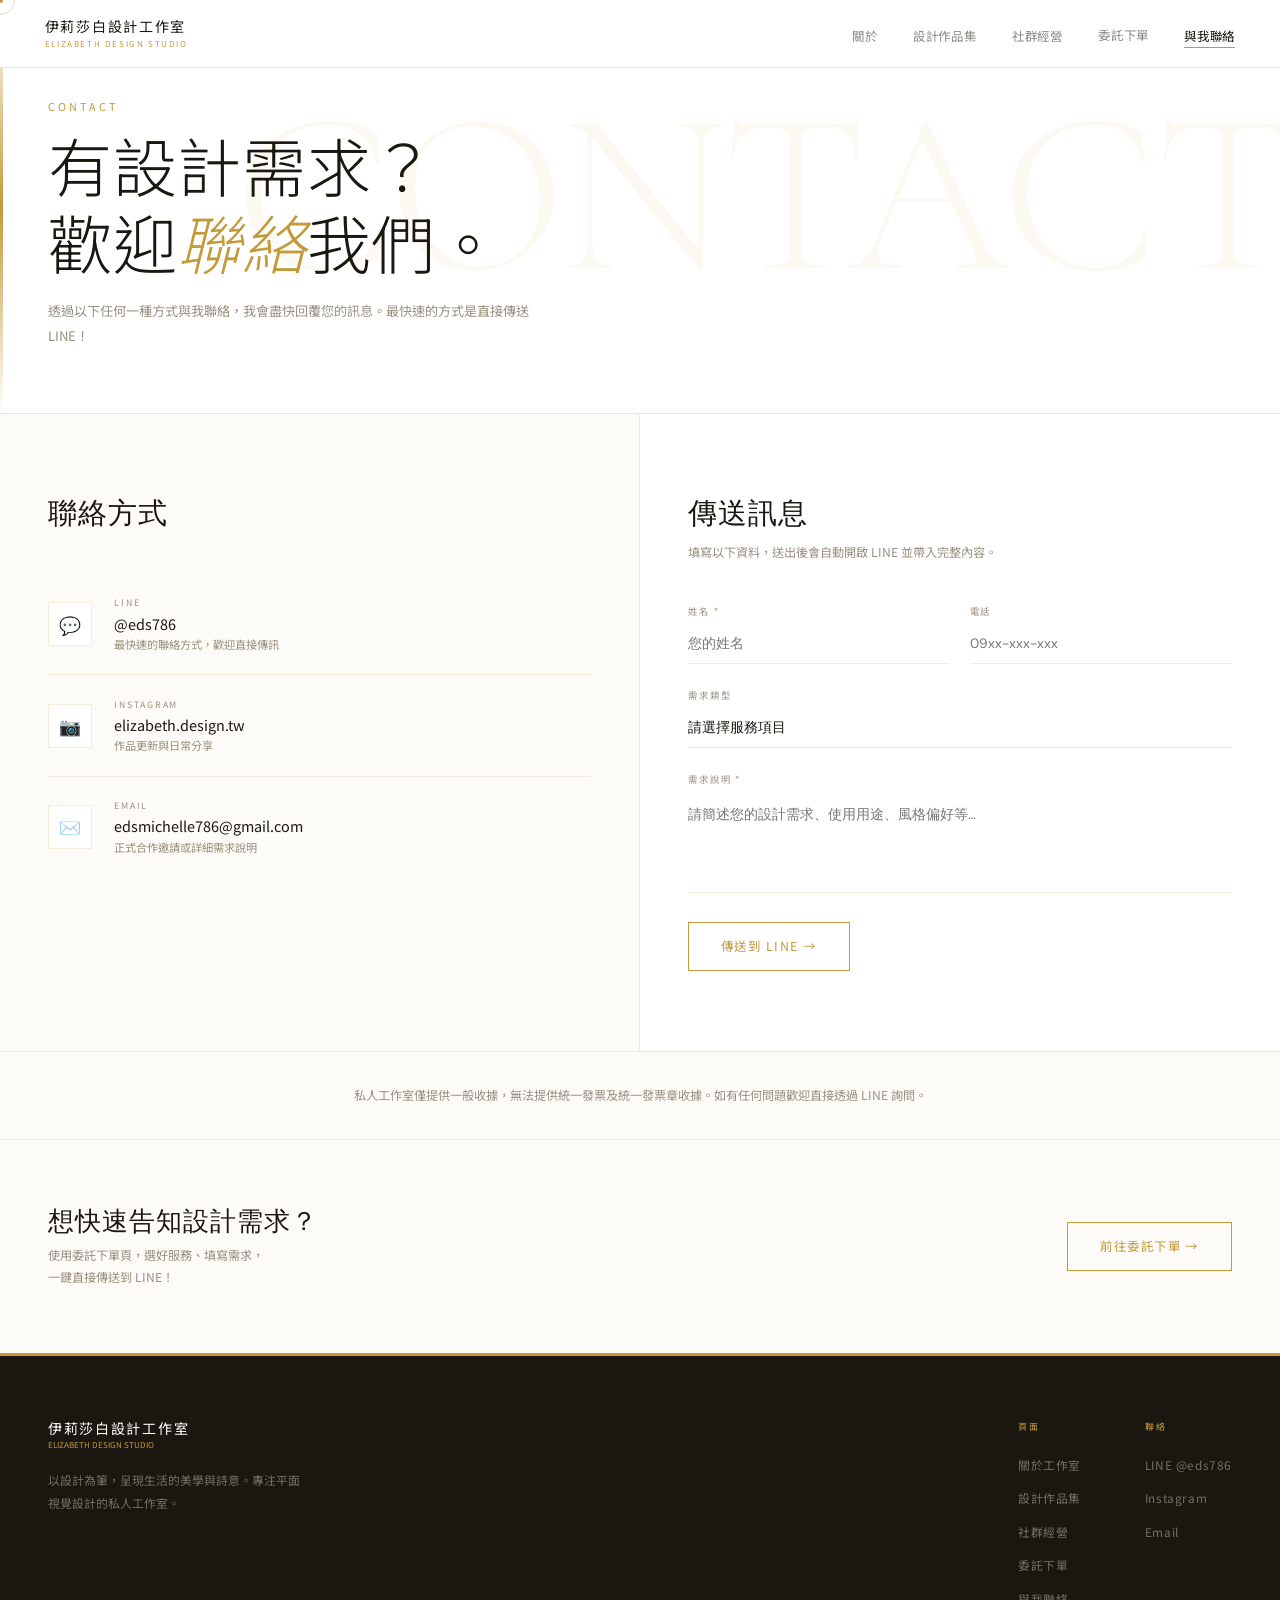
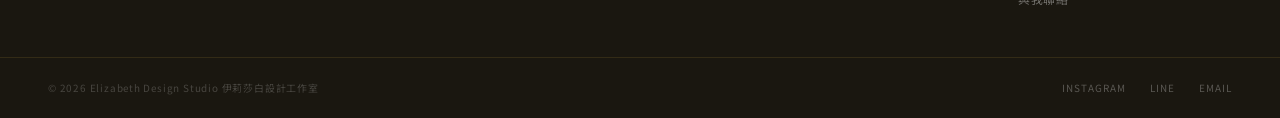
<file: contact.html>
<!DOCTYPE html>
<html lang="zh-TW">
<head>
<meta charset="UTF-8"/><meta name="viewport" content="width=device-width, initial-scale=1.0"/>
<title>與我聯絡 | ESD 伊莉莎白設計工作室</title>
<link rel="stylesheet" href="shared.css"/>
<link href="https://fonts.googleapis.com/css2?family=Noto+Sans+TC:wght@300;400;500&display=swap" rel="stylesheet"/>
<style>
.contact-grid{display:grid;grid-template-columns:1fr 1fr;min-height:calc(100vh - var(--nav-h) - 46vh)}
.contact-channels{padding:5rem 3rem;border-right:1px solid var(--line);background:var(--dust)}
.contact-channels h2{font-family:'Cormorant Garamond',serif;font-size:1.8rem;font-weight:300;letter-spacing:.04em;margin-bottom:2.5rem}
.channel-card{display:flex;align-items:center;gap:1.4rem;padding:1.4rem 0;border-bottom:1px solid var(--line);text-decoration:none;color:var(--ink);transition:padding-left .3s;cursor:none}
.channel-card:last-child{border-bottom:none}
.channel-card:hover{padding-left:.6rem}
.ch-icon{width:44px;height:44px;background:var(--white);border:1px solid var(--line);display:flex;align-items:center;justify-content:center;font-size:1.1rem;flex-shrink:0;transition:background .3s,border-color .3s}
.channel-card:hover .ch-icon{background:var(--gold);border-color:var(--gold)}
.ch-label{font-size:.55rem;letter-spacing:.2em;text-transform:uppercase;color:var(--muted);margin-bottom:.2rem}
.ch-val{font-size:.9rem;font-weight:400}
.ch-desc{font-size:.7rem;color:var(--muted);margin-top:.15rem}
.contact-form-wrap{padding:5rem 3rem;background:var(--white)}
.contact-form-wrap h2{font-family:'Cormorant Garamond',serif;font-size:1.8rem;font-weight:300;letter-spacing:.04em;margin-bottom:.5rem}
.form-sub{font-size:.76rem;color:var(--muted);margin-bottom:2.5rem;line-height:1.8}
.fg{margin-bottom:1.5rem}
.fg label{display:block;font-size:.58rem;letter-spacing:.2em;text-transform:uppercase;color:var(--muted);margin-bottom:.45rem}
.fg input,.fg textarea,.fg select{width:100%;border:none;border-bottom:1.5px solid var(--line);padding:.65rem 0;font-family:'DM Sans',sans-serif;font-size:.85rem;background:none;outline:none;color:var(--ink);transition:border-color .3s;appearance:none}
.fg input:focus,.fg textarea:focus,.fg select:focus{border-color:var(--gold)}
.fg textarea{resize:none;height:100px;line-height:1.7}
.fg-row{display:grid;grid-template-columns:1fr 1fr;gap:1.2rem}
.contact-note{padding:2rem 3rem;background:var(--warm);font-size:.76rem;color:var(--muted);line-height:1.9;text-align:center;border-top:1px solid var(--line)}
.order-cta{display:flex;justify-content:space-between;align-items:center;padding:4rem 3rem;background:var(--dust);border-top:1px solid var(--line)}
.order-cta-text h3{font-family:'Cormorant Garamond',serif;font-size:1.6rem;font-weight:300;letter-spacing:.04em;margin-bottom:.4rem}
.order-cta-text p{font-size:.76rem;color:var(--muted);line-height:1.8}
@media(max-width:900px){.contact-grid{grid-template-columns:1fr}.contact-channels{border-right:none;border-bottom:1px solid var(--line);padding:3.5rem 1.5rem}.contact-form-wrap{padding:3.5rem 1.5rem}.contact-note,.order-cta{padding:2rem 1.5rem}.order-cta{flex-direction:column;gap:2rem;text-align:center}.fg-row{grid-template-columns:1fr}}
</style>
</head>
<body>
<div class="cur" id="cur"><div class="cur-ring" id="curRing"></div><div class="cur-dot" id="curDot"></div></div>
<nav id="nav">
  <a href="index.html" class="nav-logo" id="navLogo"><span class="nav-logo-zh" id="logoZh">伊莉莎白設計工作室</span><span class="nav-logo-en" id="logoEn">Elizabeth Design Studio</span></a>
  <ul class="nav-links">
    <li><a href="index.html">關於</a></li>
    <li><a href="portfolio.html">設計作品集</a></li>
    <li><a href="social.html">社群經營</a></li>
    <li><a href="order.html" class="nav-order">委託下單</a></li>
    <li><a href="contact.html" class="active">與我聯絡</a></li>
  </ul>
</nav>
<div class="page-hero">
  <div class="page-hero-watermark">CONTACT</div>
  <span class="s-label" style="opacity:0;animation:fadeUp .7s var(--ease) .2s forwards">Contact</span>
  <h1>有設計需求？<br>歡迎<em>聯絡</em>我們。</h1>
  <p class="page-hero-sub">透過以下任何一種方式與我聯絡，我會盡快回覆您的訊息。最快速的方式是直接傳送 LINE！</p>
</div>
<div class="contact-grid">
  <div class="contact-channels reveal">
    <h2>聯絡方式</h2>
    <a href="https://lin.ee/ocDYK0A" target="_blank" class="channel-card"><div class="ch-icon">💬</div><div><div class="ch-label">LINE</div><div class="ch-val">@eds786</div><div class="ch-desc">最快速的聯絡方式，歡迎直接傳訊</div></div></a>
    <a href="https://instagram.com/elizabeth.design.tw" target="_blank" class="channel-card"><div class="ch-icon">📷</div><div><div class="ch-label">Instagram</div><div class="ch-val">elizabeth.design.tw</div><div class="ch-desc">作品更新與日常分享</div></div></a>
    <a href="mailto:edsmichelle786@gmail.com" class="channel-card"><div class="ch-icon">✉️</div><div><div class="ch-label">Email</div><div class="ch-val">edsmichelle786@gmail.com</div><div class="ch-desc">正式合作邀請或詳細需求說明</div></div></a>
  </div>
  <div class="contact-form-wrap reveal">
    <h2>傳送訊息</h2>
    <p class="form-sub">填寫以下資料，送出後會自動開啟 LINE 並帶入完整內容。</p>
    <div class="fg-row">
      <div class="fg"><label>姓名 *</label><input type="text" id="c_name" placeholder="您的姓名"/></div>
      <div class="fg"><label>電話</label><input type="tel" id="c_phone" placeholder="09xx-xxx-xxx"/></div>
    </div>
    <div class="fg"><label>需求類型</label>
      <select id="c_service">
        <option value="">請選擇服務項目</option>
        <option>刊物設計</option><option>社群圖片</option>
        <option>DM 海報設計</option><option>廣告 Banner 設計</option>
        <option>商品說明頁設計</option><option>插畫</option>
        <option>LOGO 設計</option><option>其他</option>
      </select>
    </div>
    <div class="fg"><label>需求說明 *</label>
      <textarea id="c_msg" placeholder="請簡述您的設計需求、使用用途、風格偏好等…"></textarea>
    </div>
    <button class="btn btn-dark" id="contactSendBtn">傳送到 LINE →</button>
    <div id="contactToast" style="display:none;margin-top:.8rem;font-size:.76rem;color:var(--gold)"></div>
  </div>
</div>
<div class="contact-note">私人工作室僅提供一般收據，無法提供統一發票及統一發票章收據。如有任何問題歡迎直接透過 LINE 詢問。</div>
<div class="order-cta">
  <div class="order-cta-text reveal"><h3>想快速告知設計需求？</h3><p>使用委託下單頁，選好服務、填寫需求，<br>一鍵直接傳送到 LINE！</p></div>
  <a href="order.html" class="btn btn-dark reveal">前往委託下單 →</a>
</div>
<footer class="site-footer">
  <div class="footer-top">
    <div class="footer-brand"><div class="footer-brand-logo" id="footerZh">伊莉莎白設計工作室</div><span class="footer-brand-en" id="footerEn">Elizabeth Design Studio</span><div class="footer-brand-desc">以設計為筆，呈現生活的美學與詩意。專注平面視覺設計的私人工作室。</div></div>
    <div class="footer-col"><div class="footer-col-title">頁面</div><ul><li><a href="index.html">關於工作室</a></li><li><a href="portfolio.html">設計作品集</a></li><li><a href="social.html">社群經營</a></li><li><a href="order.html">委託下單</a></li><li><a href="contact.html">與我聯絡</a></li></ul></div>
    <div class="footer-col"><div class="footer-col-title">聯絡</div><ul><li><a href="https://lin.ee/ocDYK0A" target="_blank">LINE @eds786</a></li><li><a href="https://instagram.com/elizabeth.design.tw" target="_blank">Instagram</a></li><li><a href="mailto:edsmichelle786@gmail.com">Email</a></li></ul></div>
  </div>
  <div class="footer-bottom"><span class="footer-copy">© 2026 Elizabeth Design Studio 伊莉莎白設計工作室</span><div class="footer-social"><a href="https://instagram.com/elizabeth.design.tw" target="_blank">Instagram</a><a href="https://lin.ee/ocDYK0A" target="_blank">LINE</a><a href="mailto:edsmichelle786@gmail.com">Email</a></div></div>
</footer>
<script>
const cur=document.getElementById('cur'),dot=document.getElementById('curDot'),ring=document.getElementById('curRing');
let mx=0,my=0,rx=0,ry=0;
document.addEventListener('mousemove',e=>{mx=e.clientX;my=e.clientY;dot.style.left=mx+'px';dot.style.top=my+'px'});
(function loop(){rx+=(mx-rx)*.11;ry+=(my-ry)*.11;ring.style.left=rx+'px';ring.style.top=ry+'px';requestAnimationFrame(loop)})();
document.querySelectorAll('a,button,.channel-card').forEach(el=>{el.addEventListener('mouseenter',()=>cur.classList.add('hov'));el.addEventListener('mouseleave',()=>cur.classList.remove('hov'))});
window.addEventListener('load',()=>{const zh=document.getElementById('logoZh'),en=document.getElementById('logoEn');const zhW=zh.getBoundingClientRect().width;en.style.letterSpacing='0px';const enTxt=en.textContent.trim();const enW=en.scrollWidth;if(zhW>enW&&enTxt.length>1){const extra=(zhW-enW)/(enTxt.length-1);en.style.letterSpacing=extra+'px'}const fZh=document.getElementById('footerZh'),fEn=document.getElementById('footerEn');if(fZh&&fEn){fEn.style.letterSpacing='0px';const fZhW=fZh.getBoundingClientRect().width;const fEnTxt=fEn.textContent.trim();const fEnW=fEn.scrollWidth;if(fZhW>fEnW&&fEnTxt.length>1){fEn.style.letterSpacing=((fZhW-fEnW)/(fEnTxt.length-1))+'px'}}});
const obs=new IntersectionObserver(entries=>{entries.forEach((e,i)=>{if(e.isIntersecting){setTimeout(()=>e.target.classList.add('in'),i*100);obs.unobserve(e.target)}});},{threshold:.1});
document.querySelectorAll('.reveal').forEach(el=>obs.observe(el));

/* 傳送到 LINE */
document.getElementById('contactSendBtn').addEventListener('click', async ()=>{
  const name = document.getElementById('c_name').value.trim();
  const phone = document.getElementById('c_phone').value.trim();
  const service = document.getElementById('c_service').value;
  const msg = document.getElementById('c_msg').value.trim();
  const toast = document.getElementById('contactToast');

  if(!name || !msg){
    toast.style.display='block';
    toast.style.color='#c0392b';
    toast.textContent='請填寫姓名與需求說明';
    return;
  }

  const lineMsg =
`💬 ESD 設計諮詢

👤 姓名：${name}
📞 電話：${phone || '未填寫'}
🎨 需求類型：${service || '未指定'}

📝 需求說明：
${msg}

──────────────
請問方便報價嗎？謝謝！`;

  const encoded = encodeURIComponent(lineMsg);
  const isMobile = /iPhone|iPad|iPod|Android/i.test(navigator.userAgent);

  if(isMobile){
    window.location.href = 'line://oaMessage/%40eds786/?' + encoded;
  } else {
    try{
      await navigator.clipboard.writeText(lineMsg);
      toast.style.display='block';
      toast.style.color='var(--gold)';
      toast.textContent='✓ 訊息已複製！開啟 LINE 後請貼上送出';
    } catch(e){}
    setTimeout(()=>window.open('https://lin.ee/ocDYK0A','_blank'), 400);
  }
});
</script>
</body>
</html>
</file>
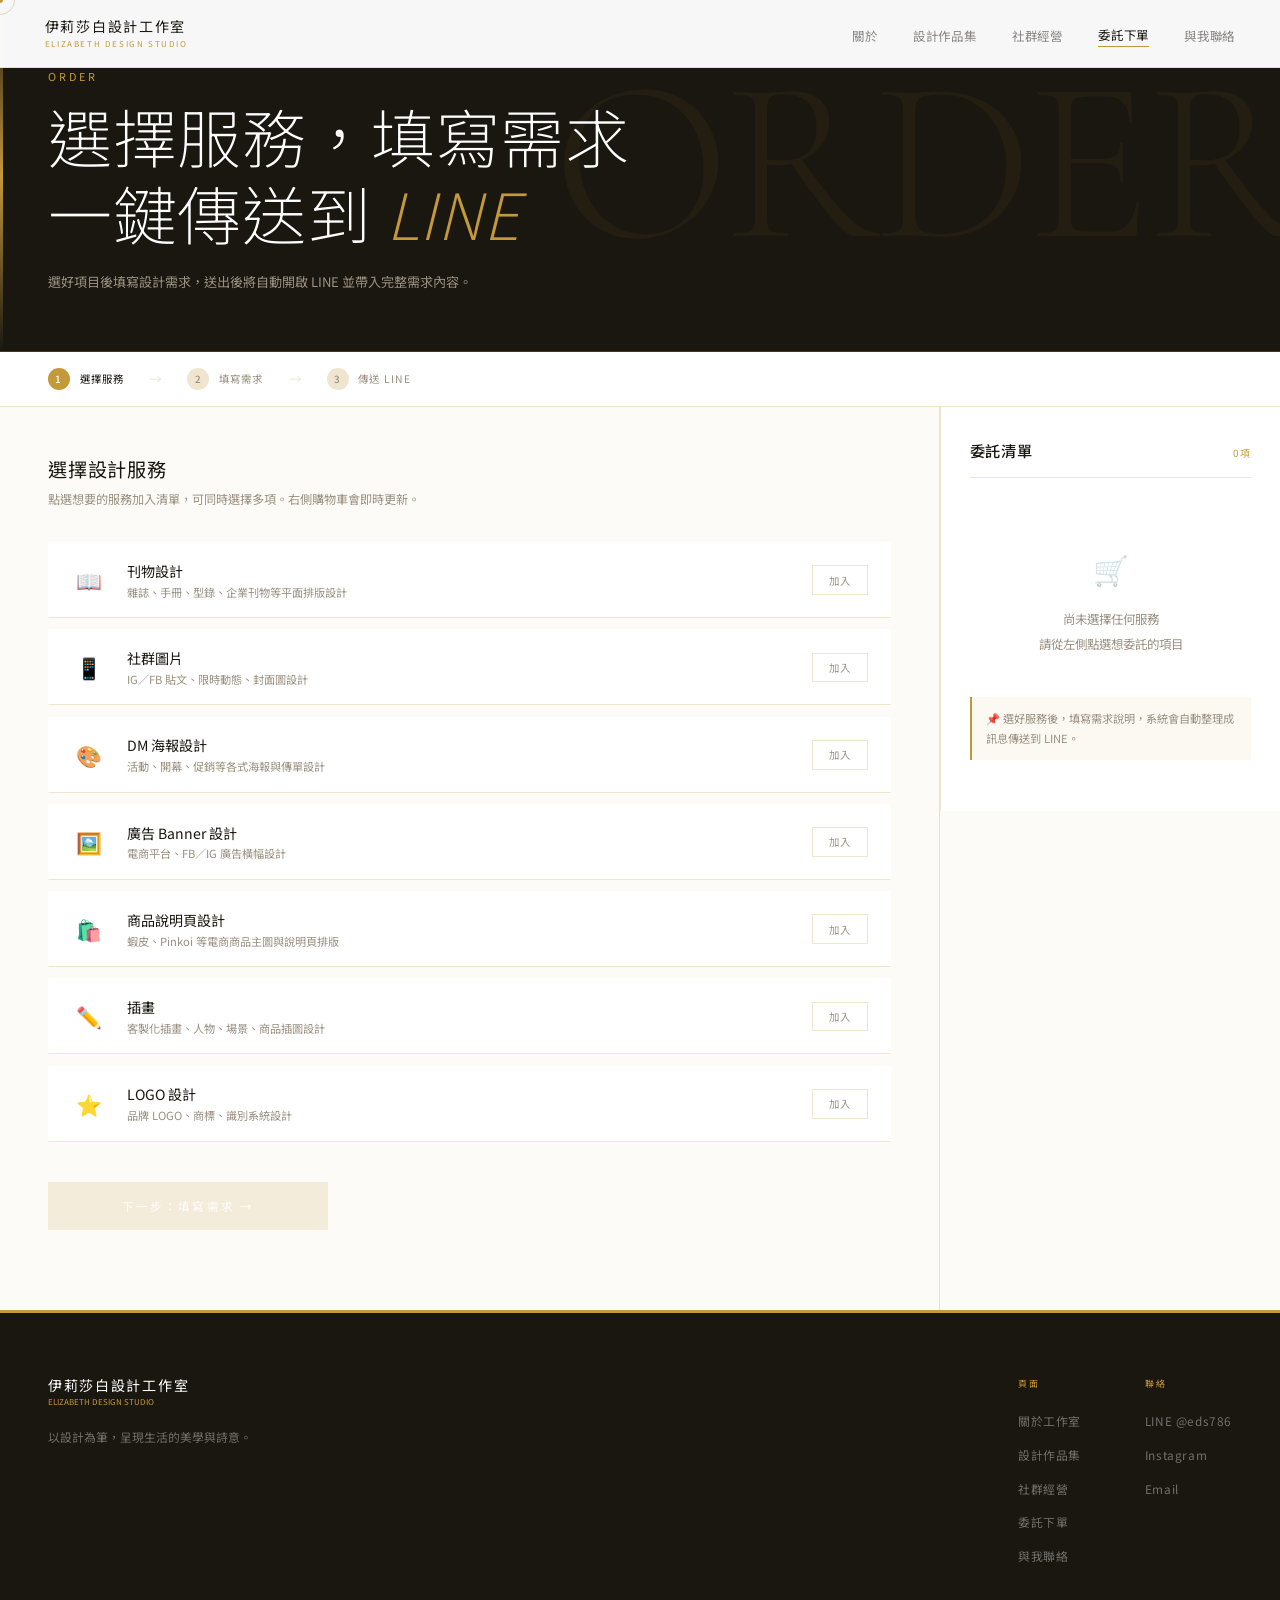
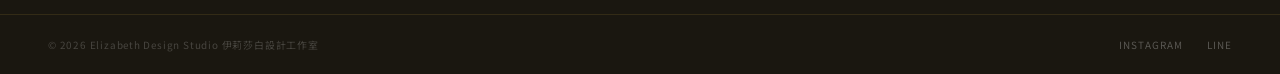
<file: order.html>
<!DOCTYPE html>
<html lang="zh-TW">
<head>
<meta charset="UTF-8"/>
<meta name="viewport" content="width=device-width, initial-scale=1.0"/>
<title>委託下單 | ESD 伊莉莎白設計工作室</title>
<link rel="stylesheet" href="shared.css"/>
<link href="https://fonts.googleapis.com/css2?family=Noto+Sans+TC:wght@300;400;500&display=swap" rel="stylesheet"/>
<style>
/* ── Page Hero ── */
.page-hero{
  min-height:38vh;padding-bottom:3.5rem;
  background:var(--ink);
}
.page-hero h1{color:var(--white);font-weight:200}

/* ── Steps ── */
.steps-bar{
  background:var(--white);border-bottom:1px solid var(--gold-line);
  padding:1rem 3rem;display:flex;align-items:center;gap:0;
}
.step-item{
  display:flex;align-items:center;gap:.6rem;
  font-size:.65rem;letter-spacing:.1em;color:var(--muted);
  padding-right:1.5rem;
}
.step-item::after{content:'→';margin-left:1rem;color:var(--gold-line);font-size:.8rem}
.step-item:last-child::after{display:none}
.step-num{
  width:22px;height:22px;border-radius:50%;
  background:var(--gold-line);color:var(--muted);
  display:flex;align-items:center;justify-content:center;
  font-size:.62rem;font-weight:500;flex-shrink:0;
  transition:background .3s,color .3s;
  font-style:normal;font-family:'Noto Sans TC',sans-serif;
}
.step-item.active .step-num{background:var(--gold);color:var(--white)}
.step-item.active{color:var(--ink)}
.step-item.done .step-num{background:var(--gold-d);color:var(--white)}

/* ── Layout ── */
.order-wrap{
  display:grid;grid-template-columns:1fr 340px;
  align-items:start;
  min-height:60vh;
}
.picker{
  padding:3rem 3rem 5rem;
  border-right:1px solid var(--gold-line);
}
.picker-title{
  font-family:'Noto Sans TC',sans-serif;
  font-size:1.2rem;font-weight:400;letter-spacing:.04em;margin-bottom:.4rem;
}
.picker-sub{font-size:.76rem;color:var(--muted);margin-bottom:2rem;line-height:1.75}

/* ── Service rows — 只有加入按鈕，無數量 ── */
.service-list{display:flex;flex-direction:column;gap:.7rem;margin-bottom:2.5rem}
.service-row{
  display:grid;grid-template-columns:36px 1fr auto;
  align-items:center;gap:1.2rem;
  padding:1.1rem 1.4rem;
  background:var(--white);
  border:1.5px solid transparent;
  border-bottom:1px solid var(--gold-line);
  cursor:none;transition:border-color .25s,background .2s;
}
.service-row:hover{background:rgba(196,153,58,.03);border-color:var(--gold-line)}
.service-row.selected{border-color:var(--gold);background:rgba(196,153,58,.05)}
.service-row-icon{font-size:1.3rem;text-align:center}
.service-row-name{font-size:.88rem;font-weight:400;margin-bottom:.18rem}
.service-row-desc{font-size:.7rem;color:var(--muted)}
.add-btn{
  padding:.4rem 1rem;
  font-size:.65rem;letter-spacing:.1em;
  font-family:'Noto Sans TC',sans-serif;
  border:1.5px solid var(--gold-line);
  background:none;color:var(--muted);
  cursor:none;transition:all .2s;white-space:nowrap;
}
.add-btn:hover,.service-row.selected .add-btn{
  background:var(--gold);border-color:var(--gold);color:var(--white);
}
.service-row.selected .add-btn::before{content:'✓ ';}

/* ── Detail Form ── */
.detail-form{display:none}
.detail-form.visible{display:block}
.form-section-title{
  font-family:'Noto Sans TC',sans-serif;
  font-size:1.2rem;font-weight:400;margin-bottom:.4rem;
}
.form-section-sub{font-size:.76rem;color:var(--muted);margin-bottom:2rem;line-height:1.75}
.fg{margin-bottom:1.4rem}
.fg label{
  display:block;font-size:.6rem;letter-spacing:.18em;
  text-transform:uppercase;color:var(--muted);margin-bottom:.45rem;
}
.fg label .req{color:var(--gold);margin-left:.2rem}
.fg input,.fg textarea,.fg select{
  width:100%;border:none;border-bottom:1.5px solid var(--gold-line);
  padding:.65rem 0;font-family:'Noto Sans TC',sans-serif;font-size:.84rem;
  background:none;outline:none;color:var(--ink);
  transition:border-color .25s;appearance:none;
}
.fg input:focus,.fg textarea:focus,.fg select:focus{border-color:var(--gold)}
.fg textarea{resize:none;height:88px;line-height:1.75}
.fg-row{display:grid;grid-template-columns:1fr 1fr;gap:1.2rem}
.radio-group{display:flex;flex-wrap:wrap;gap:.4rem;margin-top:.3rem}
.radio-opt{
  padding:.35rem .9rem;border:1.5px solid var(--gold-line);
  font-size:.7rem;letter-spacing:.05em;cursor:none;
  transition:all .2s;color:var(--muted);
  font-family:'Noto Sans TC',sans-serif;
}
.radio-opt.on{border-color:var(--gold);background:rgba(196,153,58,.08);color:var(--ink)}

/* ── 動態需求區塊 ── */
.service-spec{
  background:rgba(196,153,58,.05);
  border:1px solid var(--gold-line);
  border-left:3px solid var(--gold);
  padding:1.2rem 1.4rem;
  margin-bottom:1.4rem;
}
.spec-title{
  font-size:.68rem;letter-spacing:.15em;text-transform:uppercase;
  color:var(--gold);margin-bottom:.9rem;font-weight:500;
}
.spec-grid{display:flex;flex-direction:column;gap:.6rem}
.spec-field{width:100%}
.spec-field-full{width:100%}
.spec-field label{font-size:.6rem;letter-spacing:.12em;text-transform:uppercase;color:var(--muted);display:block;margin-bottom:.3rem}
.spec-field input,.spec-field select,.spec-field textarea{
  width:100%;border:none;border-bottom:1px solid var(--gold-line);
  padding:.5rem 0;font-family:'Noto Sans TC',sans-serif;font-size:.84rem;
  background:none;outline:none;color:var(--ink);transition:border-color .25s;appearance:none;
  resize:none;line-height:1.7;
}
.spec-field input:focus,.spec-field select:focus,.spec-field textarea:focus{border-color:var(--gold)}

/* ── Cart ── */
.cart{
  position:sticky;top:68px;
  background:var(--white);
  border-left:1px solid var(--gold-line);
  padding:2rem 1.8rem;
}
.cart-head{
  display:flex;justify-content:space-between;align-items:baseline;
  margin-bottom:1.4rem;padding-bottom:1rem;border-bottom:1px solid var(--gold-line);
}
.cart-head-title{font-size:.95rem;font-weight:500;letter-spacing:.04em}
.cart-count{font-size:.62rem;color:var(--gold);letter-spacing:.1em}
.cart-empty{text-align:center;padding:2.5rem 1rem;color:var(--muted);font-size:.78rem;line-height:2}
.cart-empty-icon{font-size:1.8rem;margin-bottom:.6rem;opacity:.35}
.cart-items{display:flex;flex-direction:column;gap:.6rem;margin-bottom:1.2rem}
.cart-item{
  display:flex;justify-content:space-between;align-items:center;
  padding:.65rem .9rem;background:rgba(196,153,58,.05);gap:.8rem;
}
.cart-item-name{font-size:.8rem;font-weight:400;flex:1}
.cart-item-del{
  background:none;border:none;color:#ccc;font-size:.8rem;
  cursor:none;transition:color .2s;padding:0 .2rem;flex-shrink:0;
}
.cart-item-del:hover{color:#e55}
.cart-note{
  font-size:.7rem;color:var(--muted);line-height:1.8;
  background:rgba(196,153,58,.06);
  border-left:2px solid var(--gold);
  padding:.7rem .9rem;margin-bottom:1.2rem;
}
.submit-btn{
  width:100%;padding:1rem;
  background:var(--gold);color:var(--white);
  border:none;font-family:'Noto Sans TC',sans-serif;
  font-size:.72rem;letter-spacing:.18em;text-transform:uppercase;
  cursor:none;display:flex;align-items:center;justify-content:center;gap:.6rem;
  transition:background .3s;
}
.submit-btn:hover{background:var(--gold-d)}
.submit-btn:disabled{background:var(--gold-line);cursor:not-allowed;opacity:.6}
.line-note{font-size:.62rem;color:var(--muted);text-align:center;margin-top:.7rem;line-height:1.7}

/* ── Toast ── */
.toast{
  position:fixed;bottom:2rem;left:50%;transform:translateX(-50%) translateY(16px);
  background:var(--ink);color:var(--white);
  padding:.9rem 2rem;font-size:.78rem;letter-spacing:.05em;
  opacity:0;transition:all .35s;z-index:1000;pointer-events:none;
  white-space:nowrap;border-bottom:2px solid var(--gold);
  text-align:center;
}
.toast.show{opacity:1;transform:translateX(-50%) translateY(0)}

footer.site-footer{margin-top:0}

@media(max-width:960px){
  .order-wrap{grid-template-columns:1fr}
  .cart{position:static;border-left:none;border-top:1px solid var(--gold-line);padding:2rem 1.5rem}
  .picker{padding:2.5rem 1.5rem 3rem;border-right:none}
  .fg-row{grid-template-columns:1fr}
  .spec-grid{grid-template-columns:1fr}
}
@media(max-width:640px){.steps-bar{padding:.8rem 1.5rem;gap:0;overflow-x:auto}}
</style>
</head>
<body>
<div class="cur" id="cur"><div class="cur-ring" id="curRing"></div><div class="cur-dot" id="curDot"></div></div>

<nav id="nav">
  <a href="index.html" class="nav-logo" id="navLogo">
    <span class="nav-logo-zh" id="logoZh">伊莉莎白設計工作室</span>
    <span class="nav-logo-en" id="logoEn">Elizabeth Design Studio</span>
  </a>
  <ul class="nav-links">
    <li><a href="index.html">關於</a></li>
    <li><a href="portfolio.html">設計作品集</a></li>
    <li><a href="social.html">社群經營</a></li>
    <li><a href="order.html" class="nav-order active">委託下單</a></li>
    <li><a href="contact.html">與我聯絡</a></li>
  </ul>
</nav>

<div class="page-hero">
  <div class="page-hero-watermark">ORDER</div>
  <span class="s-label" style="opacity:0;animation:fadeUp .7s var(--ease) .2s forwards">Order</span>
  <h1>選擇服務，填寫需求<br>一鍵傳送到 <em>LINE</em></h1>
  <p class="page-hero-sub">選好項目後填寫設計需求，送出後將自動開啟 LINE 並帶入完整需求內容。</p>
</div>

<div class="steps-bar">
  <div class="step-item active" id="step1"><span class="step-num">1</span>選擇服務</div>
  <div class="step-item" id="step2"><span class="step-num">2</span>填寫需求</div>
  <div class="step-item" id="step3"><span class="step-num">3</span>傳送 LINE</div>
</div>

<div class="order-wrap">

  <!-- Left -->
  <div class="picker" id="pickerPanel">

    <!-- STEP 1 -->
    <div id="servicePanel">
      <h2 class="picker-title">選擇設計服務</h2>
      <p class="picker-sub">點選想要的服務加入清單，可同時選擇多項。右側購物車會即時更新。</p>

      <div class="service-list">
        <div class="service-row" data-id="publication" data-name="刊物設計">
          <div class="service-row-icon">📖</div>
          <div><div class="service-row-name">刊物設計</div><div class="service-row-desc">雜誌、手冊、型錄、企業刊物等平面排版設計</div></div>
          <button class="add-btn" data-id="publication">加入</button>
        </div>
        <div class="service-row" data-id="social" data-name="社群圖片">
          <div class="service-row-icon">📱</div>
          <div><div class="service-row-name">社群圖片</div><div class="service-row-desc">IG／FB 貼文、限時動態、封面圖設計</div></div>
          <button class="add-btn" data-id="social">加入</button>
        </div>
        <div class="service-row" data-id="poster" data-name="DM 海報設計">
          <div class="service-row-icon">🎨</div>
          <div><div class="service-row-name">DM 海報設計</div><div class="service-row-desc">活動、開幕、促銷等各式海報與傳單設計</div></div>
          <button class="add-btn" data-id="poster">加入</button>
        </div>
        <div class="service-row" data-id="banner" data-name="廣告 Banner 設計">
          <div class="service-row-icon">🖼️</div>
          <div><div class="service-row-name">廣告 Banner 設計</div><div class="service-row-desc">電商平台、FB／IG 廣告橫幅設計</div></div>
          <button class="add-btn" data-id="banner">加入</button>
        </div>
        <div class="service-row" data-id="product" data-name="商品說明頁設計">
          <div class="service-row-icon">🛍️</div>
          <div><div class="service-row-name">商品說明頁設計</div><div class="service-row-desc">蝦皮、Pinkoi 等電商商品主圖與說明頁排版</div></div>
          <button class="add-btn" data-id="product">加入</button>
        </div>
        <div class="service-row" data-id="illustration" data-name="插畫">
          <div class="service-row-icon">✏️</div>
          <div><div class="service-row-name">插畫</div><div class="service-row-desc">客製化插畫、人物、場景、商品插圖設計</div></div>
          <button class="add-btn" data-id="illustration">加入</button>
        </div>
        <div class="service-row" data-id="logo" data-name="LOGO 設計">
          <div class="service-row-icon">⭐</div>
          <div><div class="service-row-name">LOGO 設計</div><div class="service-row-desc">品牌 LOGO、商標、識別系統設計</div></div>
          <button class="add-btn" data-id="logo">加入</button>
        </div>
      </div>

      <button class="submit-btn" id="toDetailBtn" disabled style="max-width:280px">
        下一步：填寫需求 →
      </button>
    </div>

    <!-- STEP 2 -->
    <div id="detailPanel" class="detail-form">
      <h2 class="form-section-title">填寫設計需求</h2>
      <p class="form-section-sub">標示 <span style="color:var(--gold)">*</span> 為必填，請盡量填寫詳細，讓我可以更快速報價。</p>

      <!-- 通用基本資訊 -->
      <div class="fg-row">
        <div class="fg">
          <label>聯絡人姓名<span class="req">*</span></label>
          <input type="text" id="f_name" placeholder="您的姓名"/>
        </div>
        <div class="fg">
          <label>電話<span class="req">*</span></label>
          <input type="tel" id="f_contact" placeholder="09xx-xxx-xxx"/>
        </div>
      </div>

      <div class="fg-row">
        <div class="fg">
          <label>品牌名稱<span class="req">*</span></label>
          <input type="text" id="f_brand" placeholder="品牌或公司名稱"/>
        </div>
        <div class="fg">
          <label>行業別<span class="req">*</span></label>
          <input type="text" id="f_industry" placeholder="例如：餐飲、美妝、教育、電商"/>
        </div>
      </div>

      <!-- 各服務動態需求欄位 -->
      <div id="specBlocks"></div>

      <!-- 完成日期 / 預算 -->
      <div class="fg-row">
        <div class="fg">
          <label>希望完成日期</label>
          <select id="f_date">
            <option value="無限制">無限制</option>
            <option value="1週內">1 週內</option>
            <option value="2週內">2 週內</option>
            <option value="1個月內">1 個月內</option>
            <option value="2個月內">2 個月內</option>
            <option value="請報價後討論">請報價後討論</option>
          </select>
        </div>
        <div class="fg">
          <label>預算範圍</label>
          <select id="f_budget">
            <option value="不確定，請報價">不確定，請報價</option>
            <option value="$500 以下">$500 以下</option>
            <option value="$500–$1,500">$500–$1,500</option>
            <option value="$1,500–$3,000">$1,500–$3,000</option>
            <option value="$3,000–$5,000">$3,000–$5,000</option>
            <option value="$5,000 以上">$5,000 以上</option>
          </select>
        </div>
      </div>

      <div class="fg">
        <label>其他需求說明</label>
        <textarea id="f_desc" placeholder="其他補充說明、特殊需求等…"></textarea>
      </div>

      <div style="display:flex;gap:.8rem;margin-top:.5rem">
        <button class="submit-btn" id="backBtn"
          style="background:none;border:1.5px solid var(--gold-line);color:var(--ink);flex:0 0 auto;width:auto;padding:.9rem 1.4rem">
          ← 返回
        </button>
        <button class="submit-btn" id="sendLineBtn" style="flex:1">
          傳送到 LINE
          <svg width="18" height="18" viewBox="0 0 24 24" fill="white">
            <path d="M19.365 9.863c.349 0 .63.285.63.631 0 .345-.281.63-.63.63H17.61v1.125h1.755c.349 0 .63.283.63.63 0 .344-.281.629-.63.629h-2.386c-.345 0-.627-.285-.627-.629V8.108c0-.345.282-.63.63-.63h2.386c.346 0 .627.285.627.63 0 .349-.281.63-.63.63H17.61v1.125h1.755zm-3.855 3.016c0 .27-.174.51-.432.596-.064.021-.133.031-.199.031-.211 0-.391-.09-.51-.25l-2.443-3.317v2.94c0 .344-.279.629-.631.629-.346 0-.626-.285-.626-.629V8.108c0-.27.173-.51.43-.595.06-.023.136-.033.194-.033.195 0 .375.104.495.254l2.462 3.33V8.108c0-.345.282-.63.63-.63.345 0 .63.285.63.63v4.771zm-5.741 0c0 .344-.282.629-.631.629-.345 0-.627-.285-.627-.629V8.108c0-.345.282-.63.63-.63.346 0 .628.285.628.63v4.771zm-2.466.629H4.917c-.345 0-.63-.285-.63-.629V8.108c0-.345.285-.63.63-.63.348 0 .63.285.63.63v4.141h1.756c.348 0 .629.283.629.63 0 .344-.281.629-.629.629M24 10.314C24 4.943 18.615.572 12 .572S0 4.943 0 10.314c0 4.811 4.27 8.842 10.035 9.608.391.082.923.258 1.058.59.12.301.079.766.038 1.08l-.164 1.02c-.045.301-.24 1.186 1.049.645 1.291-.539 6.916-4.078 9.436-6.975C23.176 14.393 24 12.458 24 10.314"/>
          </svg>
        </button>
      </div>
    </div>

  </div>

  <!-- Right: Cart -->
  <div class="cart">
    <div class="cart-head">
      <span class="cart-head-title">委託清單</span>
      <span class="cart-count" id="cartCount">0 項</span>
    </div>
    <div id="cartEmpty" class="cart-empty">
      <div class="cart-empty-icon">🛒</div>
      尚未選擇任何服務<br>請從左側點選想委託的項目
    </div>
    <div id="cartItems" class="cart-items" style="display:none"></div>
    <div class="cart-note">
      📌 選好服務後，填寫需求說明，系統會自動整理成訊息傳送到 LINE。
    </div>
  </div>

</div>

<div class="toast" id="toast"></div>

<footer class="site-footer">
  <div class="footer-top">
    <div class="footer-brand">
      <div class="footer-brand-logo" id="footerZh">伊莉莎白設計工作室</div>
      <span class="footer-brand-en" id="footerEn">Elizabeth Design Studio</span>
      <div class="footer-brand-desc">以設計為筆，呈現生活的美學與詩意。</div>
    </div>
    <div class="footer-col">
      <div class="footer-col-title">頁面</div>
      <ul>
        <li><a href="index.html">關於工作室</a></li>
        <li><a href="portfolio.html">設計作品集</a></li>
        <li><a href="social.html">社群經營</a></li>
        <li><a href="order.html">委託下單</a></li>
        <li><a href="contact.html">與我聯絡</a></li>
      </ul>
    </div>
    <div class="footer-col">
      <div class="footer-col-title">聯絡</div>
      <ul>
        <li><a href="https://lin.ee/ocDYK0A" target="_blank">LINE @eds786</a></li>
        <li><a href="https://instagram.com/elizabeth.design.tw" target="_blank">Instagram</a></li>
        <li><a href="mailto:edsmichelle786@gmail.com">Email</a></li>
      </ul>
    </div>
  </div>
  <div class="footer-bottom">
    <span class="footer-copy">© 2026 Elizabeth Design Studio 伊莉莎白設計工作室</span>
    <div class="footer-social">
      <a href="https://instagram.com/elizabeth.design.tw" target="_blank">Instagram</a>
      <a href="https://lin.ee/ocDYK0A" target="_blank">LINE</a>
    </div>
  </div>
</footer>

<script>
/* ── Cursor ── */
const cur=document.getElementById('cur'),dot=document.getElementById('curDot'),ring=document.getElementById('curRing');
let mx=0,my=0,rx=0,ry=0;
document.addEventListener('mousemove',e=>{mx=e.clientX;my=e.clientY;dot.style.left=mx+'px';dot.style.top=my+'px'});
(function loop(){rx+=(mx-rx)*.11;ry+=(my-ry)*.11;ring.style.left=rx+'px';ring.style.top=ry+'px';requestAnimationFrame(loop)})();
document.querySelectorAll('a,button,.service-row,.radio-opt').forEach(el=>{
  el.addEventListener('mouseenter',()=>cur.classList.add('hov'));
  el.addEventListener('mouseleave',()=>cur.classList.remove('hov'));
});

/* ── Logo EN = ZH width ── */
window.addEventListener('load',()=>{
  const zh=document.getElementById('logoZh'),en=document.getElementById('logoEn');
  const zhW=zh.getBoundingClientRect().width;
  en.style.letterSpacing='0px';
  const enW=en.scrollWidth;
  if(enW<zhW&&en.textContent.length>1) en.style.letterSpacing=((zhW-enW)/(en.textContent.length-1))+'px';
});

/* ── Cart ── */
const cart=new Set();

const serviceNames={
  publication:'刊物設計',social:'社群圖片',poster:'DM 海報設計',
  banner:'廣告 Banner 設計',product:'商品說明頁設計',illustration:'插畫',logo:'LOGO 設計'
};

/* 各服務的動態詢問欄位 */
const serviceSpecs={
  publication:{
    label:'刊物設計',
    fields:[
      {id:'pub_type',    label:'刊物類型',         req:true,  type:'input', placeholder:'例如：企業年報、品牌手冊、菜單、雜誌'},
      {id:'pub_pages',   label:'預計總頁數',        req:true,  type:'input', placeholder:'例如：12頁、24頁'},
      {id:'pub_output',  label:'輸出需求',         req:false, type:'select', options:['僅需電子檔','需協助發包印刷','兩者都需要']},
      {id:'pub_size',    label:'成品尺寸與裝訂方式', req:false, type:'input', placeholder:'例如：A4、左翻/右翻、騎馬釘/膠裝'},
      {id:'pub_material',label:'素材提供狀況',      req:true,  type:'select', options:['已有文案與高解析度照片','只有文案，需協助選圖','兩者皆無，需全程協助']},
      {id:'pub_style',   label:'風格偏好關鍵字',    req:false, type:'input', placeholder:'例如：簡約、日系、美式復古、高質感'},
      {id:'pub_ref',     label:'參考範例連結',      req:false, type:'input', placeholder:'Pinterest、IG 或其他連結'},
    ]
  },
  social:{
    label:'社群圖片',
    fields:[
      {id:'soc_platform',label:'發布平台',     req:true,  type:'input', placeholder:'例如：FB、IG Post/Story、LINE 官方帳號'},
      {id:'soc_qty',     label:'需求張數',     req:true,  type:'input', placeholder:'例如：單張 / 系列 6 張'},
      {id:'soc_material',label:'素材提供狀況', req:true,  type:'select', options:['已有文案與高解析度照片','只有文案，需協助選圖','兩者皆無，需全程協助']},
      {id:'soc_style',   label:'風格偏好關鍵字',req:false,type:'input', placeholder:'例如：簡約、日系、美式復古、高質感'},
      {id:'soc_ref',     label:'參考範例連結', req:false, type:'input', placeholder:'Pinterest、IG 或其他連結'},
    ]
  },
  poster:{
    label:'DM 海報設計',
    fields:[
      {id:'pos_size',    label:'設計尺寸',     req:true,  type:'input', placeholder:'例如：A4、A3、全開'},
      {id:'pos_side',    label:'單/雙面設計',  req:true,  type:'select', options:['單面海報','雙面 DM']},
      {id:'pos_material',label:'素材提供狀況', req:true,  type:'select', options:['已有文案與高解析度照片','只有文案，需協助選圖','兩者皆無，需全程協助']},
      {id:'pos_style',   label:'風格偏好關鍵字',req:false,type:'input', placeholder:'例如：簡約、日系、美式復古、高質感'},
      {id:'pos_ref',     label:'參考範例連結', req:false, type:'input', placeholder:'Pinterest、IG 或其他連結'},
    ]
  },
  banner:{
    label:'廣告 Banner 設計',
    fields:[
      {id:'ban_platform',label:'投放平台',         req:true,  type:'input', placeholder:'例如：Google GDN、FB 廣告、LAP、官網首頁'},
      {id:'ban_size',    label:'所需尺寸規格',      req:true,  type:'input', placeholder:'例如：1200x628px、1080x1080px'},
      {id:'ban_motion',  label:'動態要求',         req:true,  type:'select', options:['靜態圖','GIF 動態','兩者都需要']},
      {id:'ban_cta',     label:'行動呼籲 (CTA)',   req:false, type:'input', placeholder:'例如：立即購買、了解更多、限時優惠'},
      {id:'ban_material',label:'素材提供狀況',      req:true,  type:'select', options:['已有文案與高解析度照片','只有文案，需協助選圖','兩者皆無，需全程協助']},
      {id:'ban_style',   label:'風格偏好關鍵字',    req:false, type:'input', placeholder:'例如：簡約、日系、美式復古、高質感'},
      {id:'ban_ref',     label:'參考範例連結',      req:false, type:'input', placeholder:'Pinterest、IG 或其他連結'},
    ]
  },
  product:{
    label:'商品說明頁設計',
    fields:[
      {id:'prd_platform',label:'上架平台',         req:true,  type:'input', placeholder:'例如：蝦皮、Momo、品牌官網一頁商店'},
      {id:'prd_usp',     label:'產品賣點 (USP)',   req:true,  type:'textarea', placeholder:'請條列 3-5 個必須強調的功能或特色'},
      {id:'prd_img',     label:'素材完備度（圖片）', req:true,  type:'select', options:['有產品去背圖與情境圖','只有商品原圖','尚無任何素材']},
      {id:'prd_copy',    label:'文案完備度',        req:true,  type:'select', options:['文案已完稿','需設計師協助潤飾','需全程撰寫']},
      {id:'prd_length',  label:'頁面長度預期',      req:false, type:'select', options:['長圖式詳解','短捷精鍊排版','不確定，聽設計師建議']},
      {id:'prd_style',   label:'風格偏好關鍵字',    req:false, type:'input', placeholder:'例如：簡約、日系、美式復古、高質感'},
      {id:'prd_ref',     label:'參考範例連結',      req:false, type:'input', placeholder:'Pinterest、IG 或其他連結'},
    ]
  },
  illustration:{
    label:'插畫委託',
    fields:[
      {id:'ill_usage',   label:'插畫用途',     req:true,  type:'input', placeholder:'例如：網站首頁配圖、產品包裝、角色IP設計'},
      {id:'ill_license', label:'授權範圍',     req:true,  type:'select', options:['個人收藏','商業使用','買斷所有權']},
      {id:'ill_color',   label:'配色限制',     req:true,  type:'input', placeholder:'是否有品牌標準色或禁忌色？'},
      {id:'ill_detail',  label:'完稿細緻度',   req:true,  type:'select', options:['簡約線條','厚塗風格','扁平化設計','不確定，請建議']},
      {id:'ill_style',   label:'風格偏好關鍵字',req:false,type:'input', placeholder:'例如：簡約、日系、美式復古、高質感'},
      {id:'ill_ref',     label:'參考範例連結', req:false, type:'input', placeholder:'Pinterest、IG 或其他連結'},
    ]
  },
  logo:{
    label:'Logo 設計',
    fields:[
      {id:'logo_type',   label:'標準字要求',   req:true,  type:'select', options:['純圖像','純文字','圖文組合標誌']},
      {id:'logo_story',  label:'品牌理念/故事', req:true,  type:'textarea', placeholder:'希望 Logo 傳達出什麼樣的精神？'},
      {id:'logo_usage',  label:'應用情境',     req:true,  type:'input', placeholder:'例如：名片、招牌、App Icon'},
      {id:'logo_name',   label:'中英文名稱需求', req:true, type:'select', options:['僅中文','僅英文','中英文都需要']},
      {id:'logo_style',  label:'風格偏好關鍵字',req:false,type:'input', placeholder:'例如：簡約、日系、美式復古、高質感'},
      {id:'logo_ref',    label:'參考範例連結', req:false, type:'input', placeholder:'Pinterest、IG 或其他連結'},
    ]
  },
};

function renderCartUI(){
  const total=cart.size;
  document.getElementById('cartCount').textContent=total+'項';
  const emptyEl=document.getElementById('cartEmpty');
  const itemsEl=document.getElementById('cartItems');
  emptyEl.style.display=total===0?'block':'none';
  itemsEl.style.display=total===0?'none':'flex';
  itemsEl.innerHTML='';
  cart.forEach(id=>{
    const div=document.createElement('div');
    div.className='cart-item';
    div.innerHTML=`<span class="cart-item-name">${serviceNames[id]}</span><button class="cart-item-del" data-id="${id}">✕</button>`;
    itemsEl.appendChild(div);
  });
  itemsEl.querySelectorAll('.cart-item-del').forEach(btn=>{
    btn.addEventListener('click',()=>{
      const id=btn.dataset.id;
      cart.delete(id);
      document.querySelector(`.service-row[data-id="${id}"]`).classList.remove('selected');
      renderCartUI();
      updateNextBtn();
      renderSpecBlocks();
    });
  });
  document.getElementById('toDetailBtn').disabled=total===0;
}

function updateNextBtn(){
  document.getElementById('toDetailBtn').disabled=cart.size===0;
}

/* 動態需求欄位 */
function renderSpecBlocks(){
  const container=document.getElementById('specBlocks');
  container.innerHTML='';
  cart.forEach(id=>{
    if(!serviceSpecs[id]) return;
    const spec=serviceSpecs[id];
    const block=document.createElement('div');
    block.className='service-spec';
    block.innerHTML=`<div class="spec-title">${spec.label} — 詳細需求</div>${
      spec.fields.map(f=>`
        <div class="spec-field spec-field-full">
          <label>${f.label}${f.req?'<span class="req">*</span>':''}</label>
          ${f.type==='select'
            ?`<select id="${f.id}">${f.options.map(o=>`<option>${o}</option>`).join('')}</select>`
            :f.type==='textarea'
            ?`<textarea id="${f.id}" placeholder="${f.placeholder||''}" rows="3"></textarea>`
            :`<input type="text" id="${f.id}" placeholder="${f.placeholder||''}"/>`
          }
        </div>
      `).join('')
    }`;
    container.appendChild(block);
  });
}

/* Add buttons */
document.querySelectorAll('.add-btn').forEach(btn=>{
  btn.addEventListener('click',()=>{
    const id=btn.dataset.id;
    const row=document.querySelector(`.service-row[data-id="${id}"]`);
    if(cart.has(id)){
      cart.delete(id);
      row.classList.remove('selected');
      showToast('已移除');
    } else {
      cart.add(id);
      row.classList.add('selected');
      showToast('已加入清單 ✓');
    }
    renderCartUI();
    renderSpecBlocks();
  });
});

/* Style radio */
document.querySelectorAll('#styleGroup .radio-opt').forEach(opt=>{
  opt.addEventListener('click',()=>{
    document.querySelectorAll('#styleGroup .radio-opt').forEach(o=>o.classList.remove('on'));
    opt.classList.add('on');
  });
});

/* Step nav */
function setStep(n){
  document.querySelectorAll('.step-item').forEach((el,i)=>{
    el.classList.remove('active','done');
    if(i+1<n) el.classList.add('done');
    if(i+1===n) el.classList.add('active');
  });
}

document.getElementById('toDetailBtn').addEventListener('click',()=>{
  if(cart.size===0) return;
  renderSpecBlocks();
  document.getElementById('servicePanel').style.display='none';
  document.getElementById('detailPanel').classList.add('visible');
  setStep(2);
  window.scrollTo({top:document.getElementById('pickerPanel').offsetTop-80,behavior:'smooth'});
});

document.getElementById('backBtn').addEventListener('click',()=>{
  document.getElementById('detailPanel').classList.remove('visible');
  document.getElementById('servicePanel').style.display='block';
  setStep(1);
});

/* Send to LINE */
document.getElementById('sendLineBtn').addEventListener('click', async ()=>{
  const name=document.getElementById('f_name').value.trim();
  const contact=document.getElementById('f_contact').value.trim();
  const brand=document.getElementById('f_brand').value.trim();
  const industry=document.getElementById('f_industry')?.value.trim()||'';
  if(!name||!contact||!brand){showToast('請填寫姓名、電話與品牌名稱');return;}

  /* Cart */
  const cartLines=[...cart].map(id=>`- ${serviceNames[id]}`).join('\n');

  /* Spec blocks */
  let specText='';
  cart.forEach(id=>{
    if(!serviceSpecs[id]) return;
    const spec=serviceSpecs[id];
    specText+=`\n[${spec.label}]\n`;
    spec.fields.forEach(f=>{
      const el=document.getElementById(f.id);
      if(el&&el.value.trim()) specText+=`${f.label}：${el.value.trim()}\n`;
    });
  });

  const date=document.getElementById('f_date').value||'無限制';
  const budget=document.getElementById('f_budget').value||'不確定，請報價';
  const desc=document.getElementById('f_desc').value.trim()||'無';

  // 純文字版（無 emoji）
  const plainMsg=
`ESD 設計委託需求

姓名：${name}
電話：${contact}
品牌名稱：${brand}
行業別：${industry||'未填寫'}

委託項目：
${cartLines}
${specText}
希望完成：${date}
預算範圍：${budget}

其他需求說明：
${desc}

請問方便報價嗎？謝謝！`;

  setStep(3);
  const isMobile=/iPhone|iPad|iPod|Android/i.test(navigator.userAgent);

  // 寄 Email 通知（Formspree）
  // ★ 替換 YOUR_FORM_ID 為你的 Formspree ID
  const FORM_ID = 'YOUR_FORM_ID';
  if(FORM_ID !== 'YOUR_FORM_ID'){
    fetch(`https://formspree.io/f/${FORM_ID}`, {
      method:'POST',
      headers:{'Content-Type':'application/json','Accept':'application/json'},
      body: JSON.stringify({
        name, phone: contact, brand,
        services: [...cart].map(id=>serviceNames[id]).join('、'),
        style, date, budget, desc,
        _subject: `ESD 新委託：${name} - ${[...cart].map(id=>serviceNames[id]).join('、')}`,
      })
    }).catch(()=>{});
  }

  if(isMobile){
    // 手機：跳轉 LINE app
    window.location.href = 'line://oaMessage/%40eds786/?' + encodeURIComponent(plainMsg);
  } else {
    // 桌機：直接開啟 LINE OA 頁面 + 複製內容到剪貼簿
    try{ await navigator.clipboard.writeText(plainMsg); }catch(e){}
    showToast('需求已複製！進入 LINE 後請貼上送出');
    setTimeout(()=>window.open('https://lin.ee/ocDYK0A','_blank'), 400);
  }
});

/* Toast */
let toastTimer;
function showToast(msg){
  const t=document.getElementById('toast');
  t.textContent=msg;t.classList.add('show');
  clearTimeout(toastTimer);
  toastTimer=setTimeout(()=>t.classList.remove('show'),4000);
}

renderCartUI();
</script>
</body>
</html>
</file>
<file: shared.css>
/* ════════════════════════════════════════
   ESD 伊莉莎白設計工作室 — 共用樣式
   shared.css  |  白色 × 金色主題
════════════════════════════════════════ */

@import url('https://fonts.googleapis.com/css2?family=Noto+Sans+TC:wght@300;400;500;700&family=Noto+Serif+TC:wght@200;300;400&family=DM+Sans:ital,wght@0,300;0,400;0,500;1,300&family=Cormorant+Garamond:ital,wght@0,300;0,400;1,300&display=swap');

/* ── Reset ── */
*, *::before, *::after { box-sizing: border-box; margin: 0; padding: 0; }
html { scroll-behavior: smooth; }

/* ── Variables（白色 × 金色）── */
:root {
  --ink:      #1a1710;       /* 深墨褐，只用於文字 */
  --ink2:     #2e2a1e;
  --white:    #ffffff;
  --cream:    #fdfbf7;       /* 頁面底色，非純白略帶暖意 */
  --gold:     #c4993a;       /* 主金色 */
  --gold-l:   #d4af62;       /* 亮金 hover */
  --gold-d:   #a07c28;       /* 深金 */
  --gold-bg:  rgba(196,153,58,.08);   /* 金色淡背景 */
  --gold-line:rgba(196,153,58,.25);   /* 金色線條 */
  --line:     rgba(196,153,58,.18);   /* 分隔線 */
  --muted:    #9a9080;
  --ease:     cubic-bezier(0.16, 1, 0.3, 1);
  --nav-h:    68px;
}

body {
  font-family: 'Noto Sans TC', 'DM Sans', sans-serif;
  background: var(--cream);
  color: var(--ink);
  overflow-x: hidden;
  cursor: none;
}

/* ── Custom Cursor ── */
.cur { position: fixed; pointer-events: none; z-index: 9999; }
.cur-dot {
  width: 6px; height: 6px;
  background: var(--gold);
  border-radius: 50%;
  position: absolute;
  transform: translate(-50%, -50%);
}
.cur-ring {
  width: 30px; height: 30px;
  border: 1px solid var(--gold);
  border-radius: 50%;
  position: absolute;
  transform: translate(-50%, -50%);
  transition: width .5s var(--ease), height .5s var(--ease), opacity .4s;
  opacity: .35;
}
.cur.hov .cur-ring { width: 50px; height: 50px; opacity: .2; }

/* ════════════════
   NAV
════════════════ */
nav {
  position: fixed; top: 0; left: 0; right: 0; z-index: 200;
  height: var(--nav-h);
  display: flex; justify-content: space-between; align-items: center;
  padding: 0 2.8rem;
  background: rgba(255,255,255,.97);
  backdrop-filter: blur(20px);
  border-bottom: 1px solid var(--gold-line);
  transition: background .3s, box-shadow .3s;
}
nav.scrolled {
  box-shadow: 0 1px 20px rgba(196,153,58,.1);
}

/* ── Logo ── */
.nav-logo {
  text-decoration: none;
  display: inline-flex; flex-direction: column;
  align-items: flex-start; gap: .14rem;
}
.nav-logo-zh {
  font-family: 'Noto Sans TC', sans-serif;
  font-size: .88rem; font-weight: 400;
  letter-spacing: .12em; white-space: nowrap;
  display: block; line-height: 1.2; color: var(--ink);
}
.nav-logo-en {
  font-size: .5rem; letter-spacing: .08em;
  text-transform: uppercase; color: var(--gold);
  white-space: nowrap; display: block;
  /* 寬度由 JS 動態計算 letter-spacing 使其與中文同寬 */
}

/* ── Links ── */
.nav-links {
  display: flex; gap: 2.2rem;
  list-style: none; align-items: center;
}
.nav-links a {
  text-decoration: none; color: var(--ink);
  font-family: 'Noto Sans TC', sans-serif;
  font-size: .78rem; letter-spacing: .06em;
  position: relative; padding-bottom: 3px;
  transition: color .25s; opacity: .5;
}
.nav-links a::after {
  content: ''; position: absolute; bottom: 0; left: 0;
  width: 0; height: 1px; background: var(--gold);
  transition: width .4s var(--ease);
}
.nav-links a:hover { opacity: 1; color: var(--gold); }
.nav-links a:hover::after { width: 100%; }
.nav-links a.active { opacity: 1; color: var(--ink); }
.nav-links a.active::after { width: 100%; }

/* ── 委託下單：與其他連結相同樣式 ── */
.nav-order {
  opacity: .5 !important;
  display: inline-flex; align-items: center;
  text-decoration: none !important;
  color: var(--ink) !important;
  font-size: .78rem !important;
  letter-spacing: .06em !important;
  background: none !important;
  border: none !important;
  padding: 0 0 3px !important;
  transition: color .25s, opacity .25s !important;
  white-space: nowrap;
  position: relative;
}
.nav-order::after {
  content: '' !important; display: block !important;
  position: absolute; bottom: 0; left: 0;
  width: 0; height: 1px; background: var(--gold);
  transition: width .4s var(--ease);
}
.nav-order:hover { opacity: 1 !important; color: var(--gold) !important; }
.nav-order:hover::after { width: 100% !important; }
.nav-order.active { opacity: 1 !important; color: var(--ink) !important; }
.nav-order.active::after { width: 100% !important; }

/* ════════════════
   FOOTER — 米白底金色調
════════════════ */
.site-footer {
  background: var(--ink);
  border-top: 3px solid var(--gold);
}
.footer-top {
  display: grid; grid-template-columns: 1fr auto auto;
  gap: 4rem; align-items: start;
  padding: 4rem 3rem 3rem;
  border-bottom: 1px solid rgba(196,153,58,.15);
}
.footer-brand-logo {
  font-family: 'Noto Sans TC', sans-serif;
  font-size: .88rem; font-weight: 400; letter-spacing: .12em;
  color: var(--white); margin-bottom: .14rem;
  display: block; line-height: 1.2;
}
.footer-brand-en {
  font-size: .5rem; text-transform: uppercase;
  color: var(--gold); margin-bottom: 1.2rem; display: block;
  /* 寬度由 JS 動態計算 letter-spacing 使其與中文同寬 */
}
.footer-brand-desc {
  font-size: .74rem; color: rgba(255,255,255,.38);
  line-height: 1.9; max-width: 260px;
}
.footer-col-title {
  font-size: .56rem; letter-spacing: .28em; text-transform: uppercase;
  color: var(--gold); margin-bottom: 1.1rem;
}
.footer-col ul { list-style: none; display: flex; flex-direction: column; gap: .6rem; }
.footer-col ul a {
  font-size: .74rem; color: rgba(255,255,255,.38);
  text-decoration: none; letter-spacing: .05em; transition: color .25s;
}
.footer-col ul a:hover { color: var(--gold-l); }
.footer-bottom {
  display: flex; justify-content: space-between; align-items: center;
  padding: 1.4rem 3rem;
}
.footer-copy {
  font-size: .62rem; color: rgba(255,255,255,.2); letter-spacing: .08em;
}
.footer-social { display: flex; gap: 1.5rem; }
.footer-social a {
  font-size: .62rem; color: rgba(255,255,255,.28);
  text-decoration: none; letter-spacing: .1em; text-transform: uppercase;
  transition: color .25s;
}
.footer-social a:hover { color: var(--gold); }

/* ════════════════
   SHARED COMPONENTS
════════════════ */
.s-label {
  font-size: .68rem; letter-spacing: .28em; text-transform: uppercase;
  color: var(--gold); margin-bottom: .8rem; display: block;
}
.s-title {
  font-family: 'Noto Sans TC', sans-serif;
  font-size: clamp(1.8rem, 3.5vw, 3.2rem);
  font-weight: 300; letter-spacing: .02em; line-height: 1.25;
}
.s-head {
  display: flex; justify-content: space-between; align-items: flex-end;
  margin-bottom: 2.5rem;
}
.s-more {
  font-size: .74rem; letter-spacing: .12em; text-transform: uppercase;
  color: var(--gold); text-decoration: none;
  border-bottom: 1px solid var(--gold-line); padding-bottom: 2px;
  transition: color .25s, border-color .25s;
}
.s-more:hover { color: var(--gold-d); border-color: var(--gold-d); }

/* Buttons */
.btn {
  display: inline-flex; align-items: center; gap: .55rem;
  text-decoration: none; font-family: 'Noto Sans TC', sans-serif;
  font-size: .78rem; letter-spacing: .12em;
  padding: .9rem 2rem; transition: all .35s var(--ease);
  cursor: none; white-space: nowrap; border: none;
}
/* 兩個按鈕統一：透明底金框金字，hover 填滿金色 */
.btn-dark  { border: 1px solid var(--gold); color: var(--gold); background: none; }
.btn-dark:hover { background: var(--gold); color: var(--white); }
/* 輪廓按鈕：同上 */
.btn-outline { border: 1px solid var(--gold); color: var(--gold); background: none; }
.btn-outline:hover { background: var(--gold); color: var(--white); }
/* 深色場合白框 */
.btn-outline-w { border: 1px solid rgba(255,255,255,.35); color: var(--white); background: none; }
.btn-outline-w:hover { border-color: var(--gold); color: var(--gold); }
.btn-gold { background: var(--gold); color: var(--white); }
.btn-gold:hover { background: var(--gold-d); }

/* Page hero — 白底金裝飾 */
.page-hero {
  padding-top: var(--nav-h);
  min-height: 46vh;
  background: var(--white);
  border-bottom: 1px solid var(--gold-line);
  display: flex; flex-direction: column; justify-content: flex-end;
  padding-left: 3rem; padding-right: 3rem; padding-bottom: 4rem;
  position: relative; overflow: hidden;
}
/* 金色左側裝飾線 */
.page-hero::before {
  content: '';
  position: absolute; left: 0; top: 0; bottom: 0;
  width: 3px; background: linear-gradient(to bottom, transparent, var(--gold), transparent);
}
/* 大字水印改成金色淡 */
.page-hero-watermark {
  position: absolute; right: -1rem; top: 50%; transform: translateY(-55%);
  font-family: 'Cormorant Garamond', serif;
  font-size: 18vw; font-weight: 300; line-height: 1;
  color: rgba(196,153,58,.06); pointer-events: none; white-space: nowrap;
  letter-spacing: -.02em;
}
.page-hero .s-label { color: var(--gold); }
.page-hero h1 {
  font-family: 'Noto Sans TC', sans-serif;
  font-size: clamp(2rem, 5vw, 5rem);
  font-weight: 300; color: var(--ink);
  line-height: 1.2; letter-spacing: .01em;
  opacity: 0; animation: fadeUp .85s var(--ease) .35s forwards;
}
.page-hero h1 em { font-style: italic; color: var(--gold); font-family: 'Noto Sans TC', sans-serif; }
.page-hero-sub {
  font-size: .82rem; color: var(--muted);
  margin-top: 1.2rem; line-height: 1.9; max-width: 520px;
  opacity: 0; animation: fadeUp .8s var(--ease) .5s forwards;
}

/* Reveal */
.reveal { opacity: 0; transform: translateY(22px); transition: opacity .8s var(--ease), transform .8s var(--ease); }
.reveal.in { opacity: 1; transform: translateY(0); }

/* Animations */
@keyframes fadeUp { from { opacity:0; transform: translateY(16px); } to { opacity:1; transform: translateY(0); } }
@keyframes fadeIn { from { opacity:0; } to { opacity:1; } }
@keyframes marquee { from { transform: translateX(0); } to { transform: translateX(-50%); } }

/* ── Responsive ── */
@media (max-width: 900px) {
  nav { padding: 0 1.5rem; }
  .nav-links { gap: 1.2rem; }
  .page-hero { padding: calc(var(--nav-h) + 2rem) 1.5rem 3rem; }
  .footer-top { grid-template-columns: 1fr; gap: 2rem; padding: 3rem 1.5rem 2rem; }
  .footer-bottom { padding: 1.2rem 1.5rem; flex-direction: column; gap: .8rem; text-align: center; }
}
@media (max-width: 640px) {
  nav { padding: 0 1.2rem; }
  .nav-links li:not(:last-child):not(:last-child) { display: none; }
}
</file>
